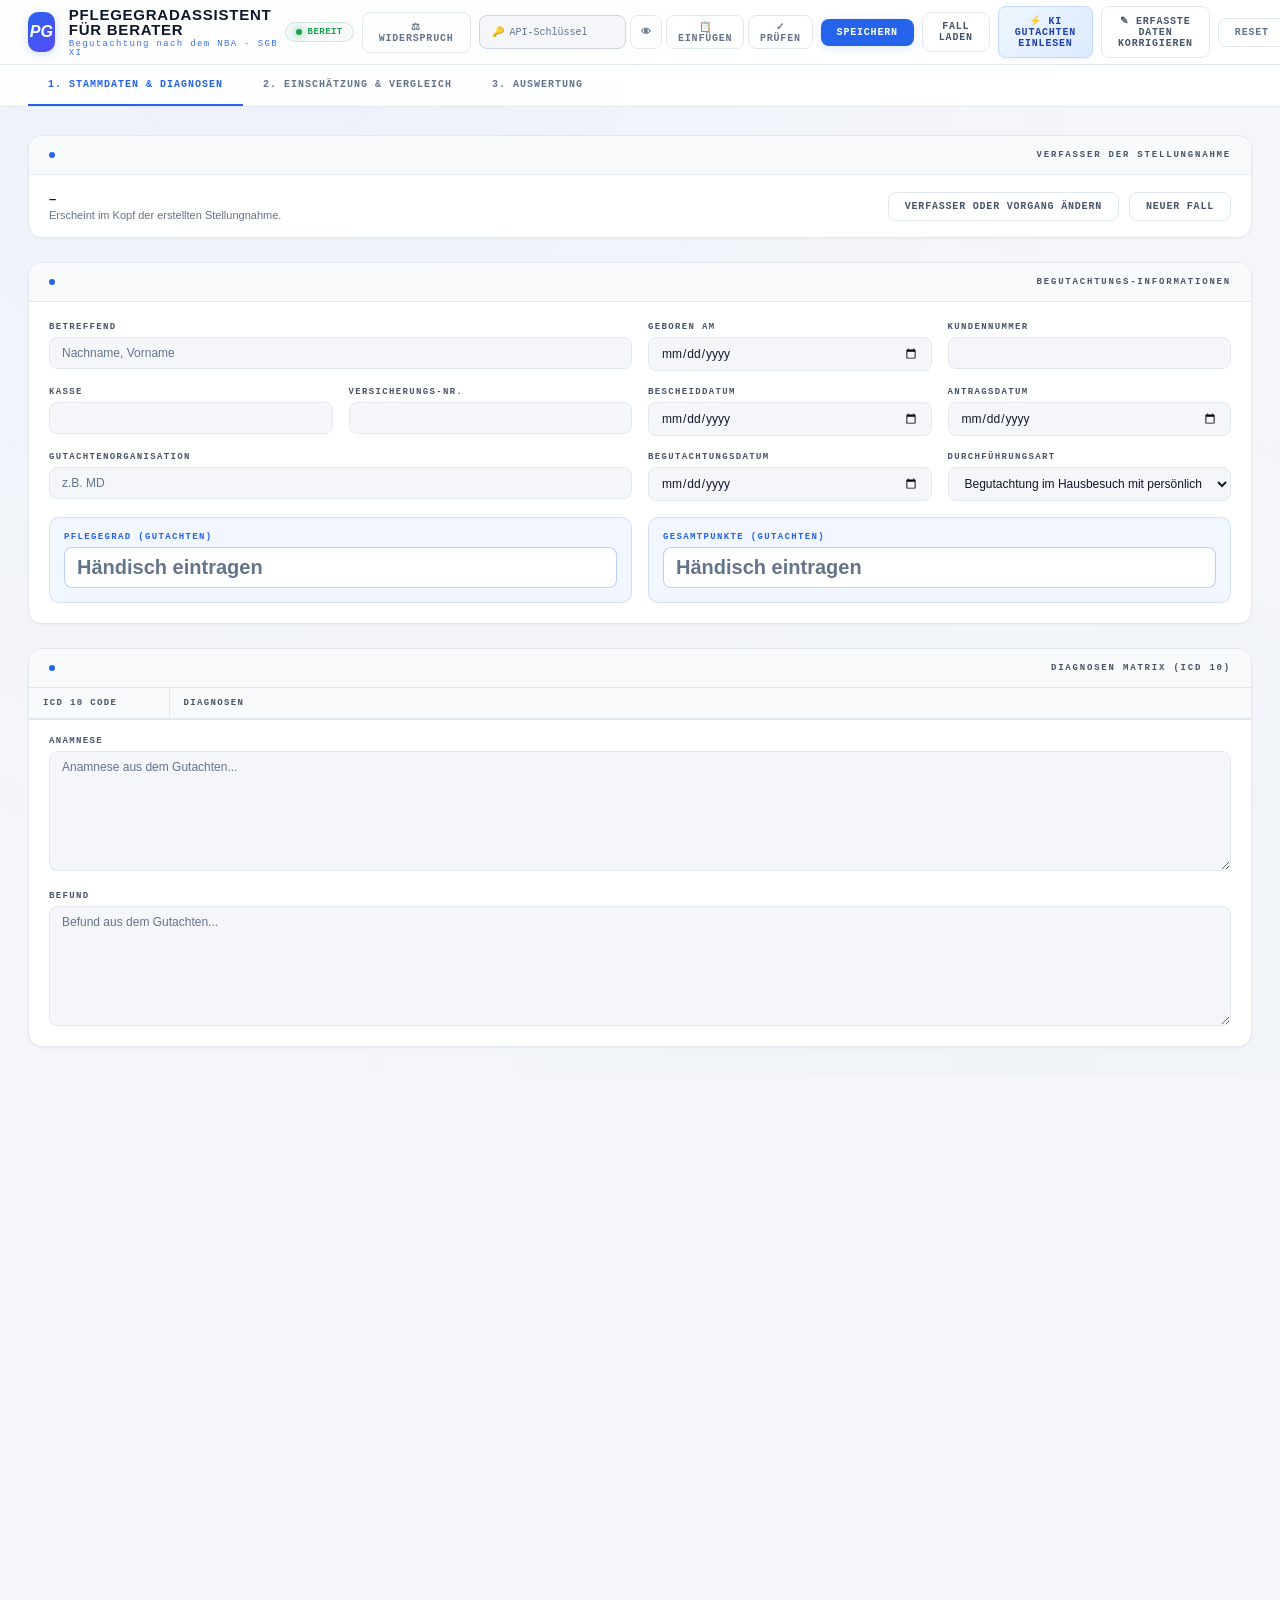
<file: index.html>
<!DOCTYPE html>
<html lang="de">
<head>
  <meta charset="utf-8">
  <meta http-equiv="refresh" content="0; url=./pflege-app/">
  <title>Pflegegradassistent für Berater</title>
  <link rel="canonical" href="./pflege-app/">
</head>
<body style="font-family:system-ui,Arial,sans-serif;padding:2rem;color:#1e293b">
  <p>Die Anwendung wird geladen …
     <a href="./pflege-app/">Hier klicken</a>, falls sie nicht automatisch öffnet.</p>
</body>
</html>
</file>
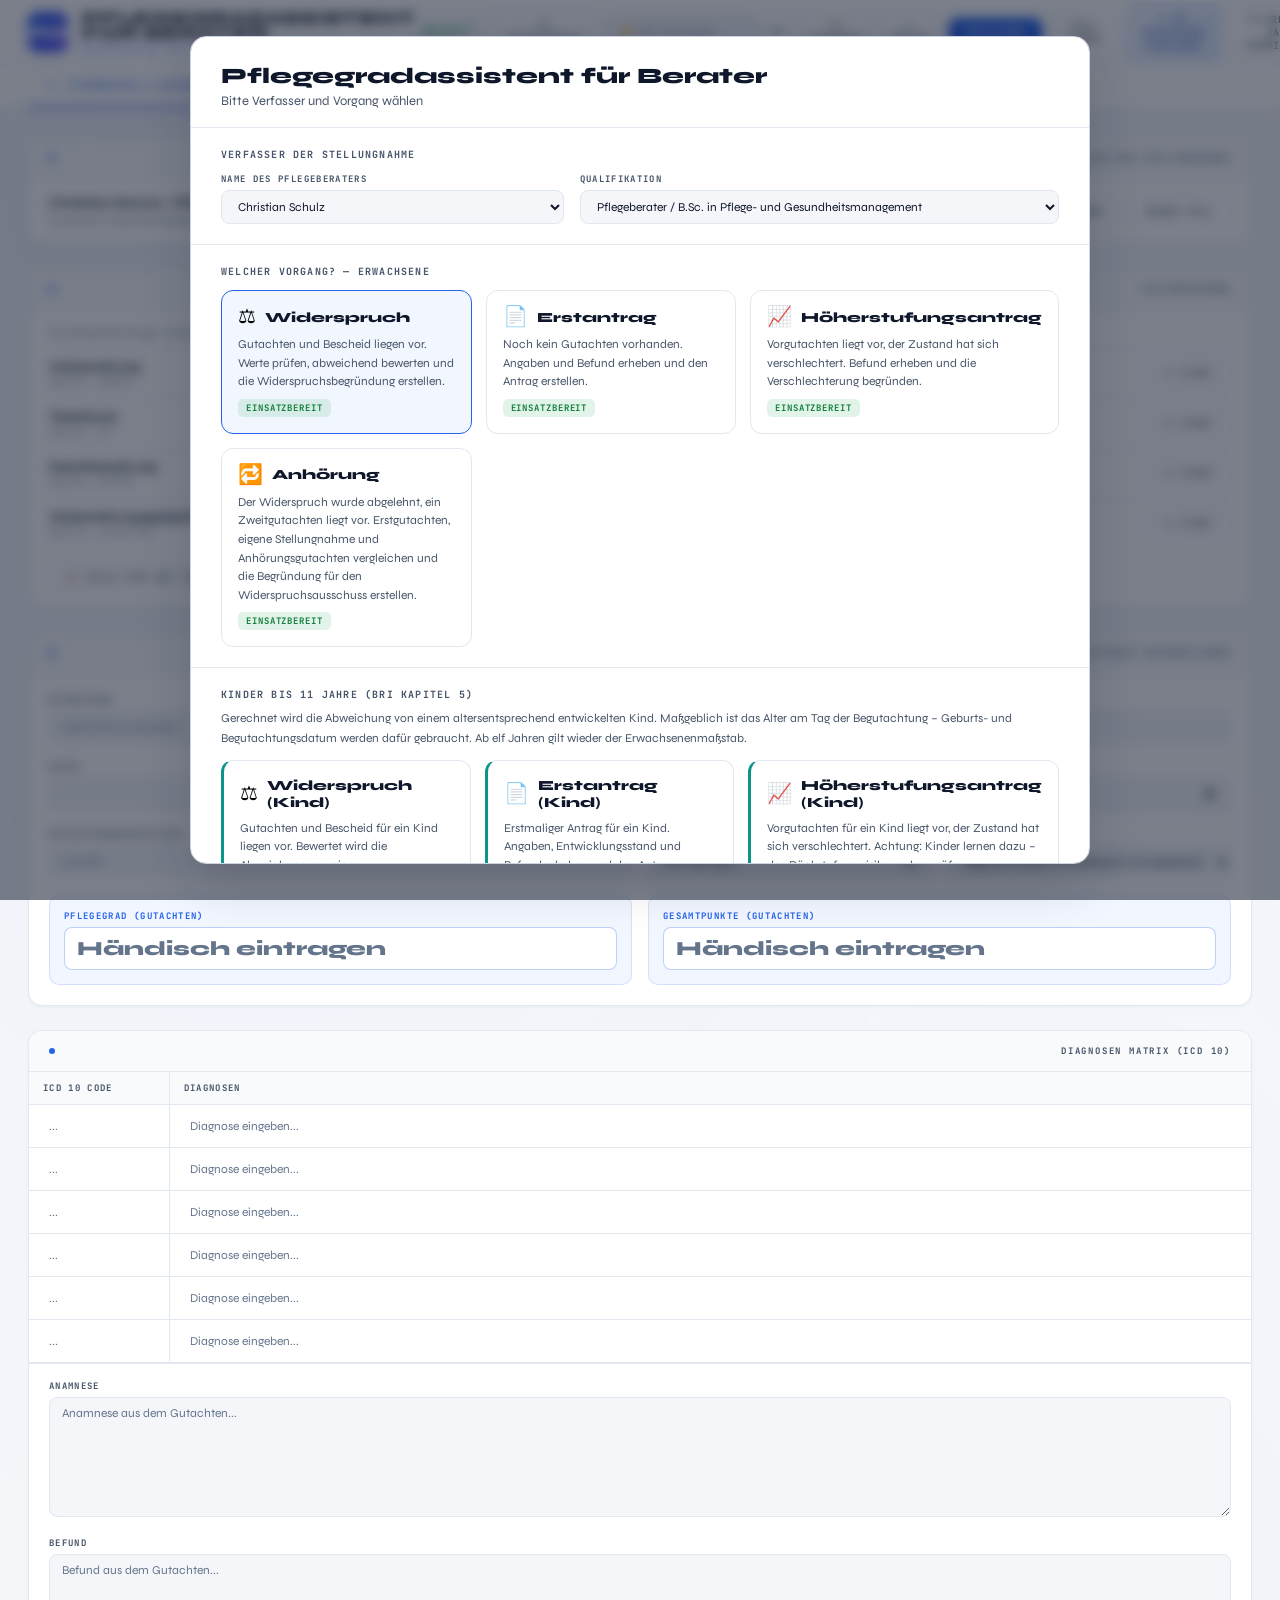
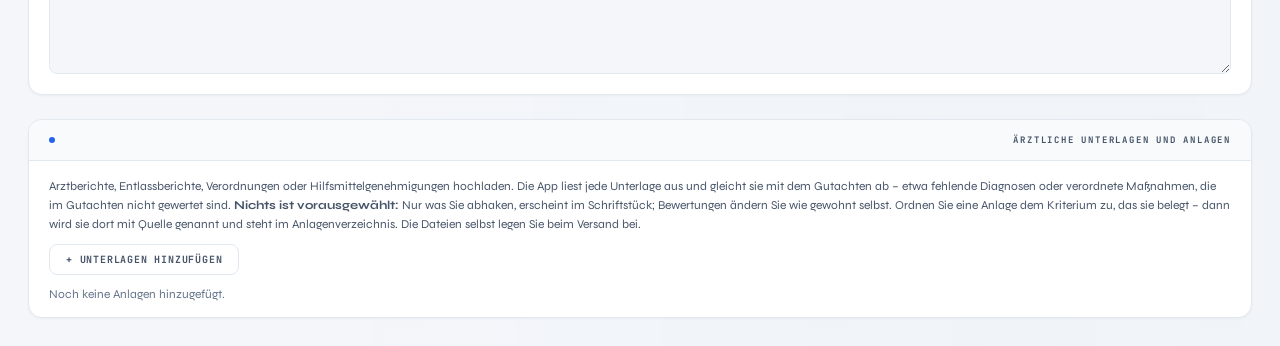
<file: pflege-app/index.html>
<!DOCTYPE html>
<html lang="de">
<head>
    <meta charset="UTF-8">
    <meta name="viewport" content="width=device-width, initial-scale=1.0">
    <title>Pflegegradassistent für Berater v67.02</title>
    <link rel="preconnect" href="https://fonts.googleapis.com">
    <link href="https://fonts.googleapis.com/css2?family=Syne:wght@400;600;700;800&family=JetBrains+Mono:wght@300;400;500;700&display=swap" rel="stylesheet">
    <link rel="stylesheet" href="styles.css">
</head>
<body>

<header>
    <div class="header-inner">
        <div class="logo-block">
            <div class="logo-icon">PG</div>
            <div class="logo-text">
                <div class="logo-title">Pflegegradassistent für Berater</div>
                <div class="logo-sub">Begutachtung nach dem NBA · SGB XI</div>
            </div>
        </div>
        <div class="header-actions">
            <div class="status-badge ready" id="system-status-badge">
                <div class="dot"></div>
                <span id="system-status-text">Bereit</span>
            </div>

            <button class="btn btn-ghost" id="modus-anzeige" title="Verfasser oder Vorgang wechseln"
                    onclick="zeigeStart(true)">⚖ Widerspruch</button>

            <!-- API-Schlüssel Input für die lokale PC-Ausführung -->
            <div style="display:flex; align-items:center; gap:4px;">
                <input type="password" id="user-api-key" class="field-input" style="width: 150px; font-family: var(--font-mono); font-size: 10px; height: 34px; border-color: var(--border-bright);" placeholder="🔑 API-Schlüssel" oninput="userApiKey = this.value; saveApiKey()" onpaste="setTimeout(function(){ var e=document.getElementById('user-api-key'); userApiKey=e.value; saveApiKey(); }, 0)">
                <button type="button" class="btn btn-ghost" id="api-key-toggle" title="Schlüssel anzeigen/verbergen" style="height:34px; padding:8px 10px;" onclick="toggleApiKeyVisible()">👁</button>
                <button type="button" class="btn btn-ghost" title="Aus Zwischenablage einfügen" style="height:34px; padding:8px 10px;" onclick="pasteApiKey()">📋 Einfügen</button>
                <button type="button" class="btn btn-ghost" id="api-key-pruefen" title="Prüfen, ob der Schlüssel funktioniert – und wenn nicht, warum" style="height:34px; padding:8px 10px;" onclick="pruefeApiSchluessel()">✓ Prüfen</button>
            </div>

            <button class="btn btn-primary" onclick="saveCase()">Speichern</button>
            <button class="btn btn-secondary" onclick="document.getElementById('importFile').click()">Fall laden</button>
            <input type="file" id="importFile" accept=".json" onchange="loadCase(event)" style="display:none">

            <button class="btn btn-ai" onclick="document.getElementById('gutachtenFile').click()">⚡ KI Gutachten einlesen</button>
            <input type="file" id="gutachtenFile" accept=".pdf,image/*" onchange="aiReadGutachten(event)" style="display:none">

            <button class="btn btn-secondary" title="Öffnet die Prüfansicht erneut: links die Unterlagen, rechts die übernommenen Werte" onclick="oeffneKorrektur()">✎ Erfasste Daten korrigieren</button>

            <button class="btn btn-ghost" onclick="showConfirmModal()">Reset</button>
            <button class="btn btn-ghost" title="Prüft die Rechen- und Dokumentfunktionen; verändert Ihren Fall nicht" onclick="selbsttest()">🧪 Selbsttest</button>
        </div>
    </div>
    <nav class="tabs">
        <button onclick="switchTab(1)" id="btn-tab-1" class="tab-btn active">1. Stammdaten &amp; Diagnosen</button>
        <button onclick="switchTab('befund')" id="btn-tab-befund" class="tab-btn" style="display:none">2. Befunderhebung</button>
        <button onclick="switchTab('vergleich')" id="btn-tab-vergleich" class="tab-btn" style="display:none">2. Vergleich</button>
        <button onclick="switchTab(3)" id="btn-tab-3" class="tab-btn">2. Einschätzung &amp; Vergleich</button>
        <button onclick="switchTab(4)" id="btn-tab-4" class="tab-btn">3. Auswertung</button>
    </nav>
</header>

<main>

    <section id="tab-1" class="tab-content active space-y-6">
        <div class="card">
            <div class="card-header"><div class="dot"></div>Verfasser der Stellungnahme</div>
            <div style="padding:16px 20px;display:flex;align-items:center;justify-content:space-between;gap:16px;flex-wrap:wrap">
                <div>
                    <div id="verfasser-anzeige" style="font-size:13px;font-weight:700;color:var(--text-primary)">–</div>
                    <div style="font-size:11px;color:var(--text-muted);margin-top:3px">
                        Erscheint im Kopf der erstellten Stellungnahme.
                    </div>
                </div>
                <div style="display:flex;gap:10px;flex-wrap:wrap">
                    <button class="btn btn-secondary" onclick="zeigeStart(true)">Verfasser oder Vorgang ändern</button>
                    <button class="btn btn-secondary" onclick="neuerFallBestaetigen()" title="Alle Angaben zurücksetzen und einen neuen Fall beginnen">Neuer Fall</button>
                </div>
            </div>
        </div>

        <!-- Zeiterfassung je Fall (js/zeit.js, Regel 74). Reine Erfassung, kein Einfluss auf die Rechnung. -->
        <div id="zeit-bereich"></div>

        <!-- Nur im Erstantrag: der ausgefüllte Auftragsbogen (Blatt S1 und A1) liefert die
             Kundendaten, die sonst von Hand abgetippt werden. Siehe js/auftrag.js. -->
        <div class="card" id="auftrag-bereich" style="display:none; border:1px solid rgba(13,148,136,0.25)">
            <div class="card-header"><div class="dot" style="background:var(--accent2)"></div>Upload A1 und S1</div>
            <div style="padding:16px 20px">
                <p style="font-size:12px;color:var(--text-secondary);line-height:1.6;margin-bottom:12px">
                    Der unterschriebene Auftragsbogen enthält die Kundendaten: Name, Geburtsdatum,
                    Anschrift, Telefon, E-Mail, Kasse, Versicherungs-Nr. und Kunden-Nr. Laden Sie das
                    Blatt hier hoch – die App liest die Angaben aus und zeigt sie zum Prüfen an.
                    <b>Eingetragen wird nichts ungefragt</b>: Sie entscheiden Feld für Feld.
                </p>
                <button class="btn btn-primary" onclick="auftragWaehlen()">📄 Upload A1 und S1</button>
                <input type="file" id="auftragFile" accept=".pdf,application/pdf" style="display:none"
                       onchange="leseAuftrag(event)">
            </div>
        </div>

        <div class="card">
            <div class="card-header"><div class="dot"></div>Begutachtungs-Informationen</div>
            <div style="padding:20px">
                <div class="grid-4" style="gap:16px">
                    <div class="col-span-2">
                        <label class="field-label">Betreffend</label>
                        <input type="text" id="stam-betreffend" class="field-input" placeholder="Nachname, Vorname">
                    </div>
                    <div>
                        <label class="field-label">Geboren am</label>
                        <input type="date" id="stam-geboren" class="field-input" onchange="kinderAnsichtAktualisieren()">
                    </div>
                    <div>
                        <label class="field-label">Kundennummer</label>
                        <input type="text" id="stam-kundennummer" class="field-input">
                    </div>
                    <div>
                        <label class="field-label">Kasse</label>
                        <input type="text" id="stam-kasse" class="field-input">
                    </div>
                    <div>
                        <label class="field-label">Versicherungs-Nr.</label>
                        <input type="text" id="stam-versnr" class="field-input">
                    </div>
                    <!-- Kontaktdaten aus dem Auftragsbogen (nur Erstantrag und Höherstufung) -->
                    <div class="col-span-2 kontakt-feld" style="display:none">
                        <label class="field-label">Anschrift</label>
                        <input type="text" id="stam-anschrift" class="field-input" placeholder="Straße Nr., PLZ Ort">
                    </div>
                    <div class="kontakt-feld" style="display:none">
                        <label class="field-label">Telefon</label>
                        <input type="text" id="stam-telefon" class="field-input">
                    </div>
                    <div class="kontakt-feld" style="display:none">
                        <label class="field-label">E-Mail</label>
                        <input type="text" id="stam-email" class="field-input">
                    </div>
                    <div>
                        <label class="field-label">Bescheiddatum</label>
                        <input type="date" id="stam-bescheid" class="field-input">
                    </div>
                    <div>
                        <label class="field-label">Antragsdatum</label>
                        <input type="date" id="stam-antrag" class="field-input">
                    </div>
                    <div class="col-span-2">
                        <label class="field-label">Gutachtenorganisation</label>
                        <input type="text" id="stam-organisation" class="field-input" placeholder="z.B. MD">
                    </div>
                    <div>
                        <label class="field-label">Begutachtungsdatum</label>
                        <input type="date" id="stam-begutachtung" class="field-input" onchange="kinderAnsichtAktualisieren()">
                    </div>
                    <div>
                        <label class="field-label">Durchführungsart</label>
                        <select id="stam-art" class="field-input">
                            <option>Begutachtung im Hausbesuch mit persönlicher Befunderhebung</option>
                            <option>Begutachtung per Aktenlage</option>
                            <option>Begutachtung in Form eines strukturierten Telefoninterviews</option>
                        </select>
                    </div>
                    <div class="col-span-2 highlight-field">
                        <label class="field-label">Pflegegrad (Gutachten)</label>
                        <input type="text" id="stam-pg-manual" class="field-input" placeholder="Händisch eintragen">
                    </div>
                    <div class="col-span-2 highlight-field">
                        <label class="field-label">Gesamtpunkte (Gutachten)</label>
                        <input type="text" id="stam-pts-manual" class="field-input" placeholder="Händisch eintragen">
                    </div>
                    <!-- Altersklasse nach der BRi, Kapitel 5. Reine Anzeige: Maßgeblich ist
                         das Alter am Tag der Begutachtung, nicht heute (BRi Seite 146). -->
                    <div class="col-span-4" id="alter-hinweis" style="display:none"></div>
                </div>
            </div>
        </div>

        <div class="card">
            <div class="card-header"><div class="dot"></div>Diagnosen Matrix (ICD 10)</div>
            <div style="overflow-x:auto">
                <table class="diag-table">
                    <thead>
                        <tr><th style="width:140px;border-right:1px solid var(--border)">ICD 10 Code</th><th>Diagnosen</th></tr>
                    </thead>
                    <tbody id="diag-rows-container"></tbody>
                </table>
            </div>
            <div style="padding:16px 20px;border-top:1px solid var(--border)">
                <label class="field-label">Anamnese</label>
                <textarea id="stam-anamnese" class="field-input" placeholder="Anamnese aus dem Gutachten..." oninput="autoResize(this)" style="min-height:120px"></textarea>
            </div>
            <div style="padding:0 20px 16px 20px">
                <label class="field-label">Befund</label>
                <textarea id="stam-befund" class="field-input" placeholder="Befund aus dem Gutachten..." oninput="autoResize(this)" style="min-height:120px"></textarea>
            </div>
        </div>

        <!-- Nur bei Erstantrag und Höherstufungsantrag: Pflegepersonen, Aufenthalte, Versorgung -->
        <div id="erfassung-bereich" class="space-y-6" style="display:none"></div>
        <div id="anhoerung-bereich" class="space-y-6" style="display:none"></div>
        <!-- Ärztliche Unterlagen als Beleg: Widerspruch und Anhörung (js/belege.js) -->
        <div id="belege-bereich" class="space-y-6" style="display:none"></div>
    </section>


    <section id="tab-befund" class="tab-content space-y-6"></section>
    <section id="tab-vergleich" class="tab-content space-y-6"></section>

    <section id="tab-3" class="tab-content"></section>

    <section id="tab-4" class="tab-content">
        <div id="auswertung-content">
            <div class="card" style="padding:60px;text-align:center;opacity:0.4;border-style:dashed">
                <p style="font-size:22px;font-weight:800;text-transform:uppercase;font-style:italic;color:var(--text-muted)">Vergleichsbericht</p>
                <p style="font-size:13px;color:var(--text-muted);margin-top:8px">Wird automatisch nach Dateneingabe in Tab 2 &amp; 3 generiert.</p>
            </div>
        </div>
    </section>

</main>

<div id="confirm-modal" class="modal-overlay">
    <div class="modal-box">
        <div class="modal-box-body">
            <div class="modal-title">Zurücksetzen bestätigen</div>
            <p class="modal-desc">Möchten Sie wirklich alle eingetragenen Daten löschen und die Anwendung in den Auslieferungszustand zurückversetzen? Dieser Schritt kann nicht rückgängig gemacht werden.</p>
        </div>
        <div class="modal-box-footer">
            <button class="btn btn-secondary" onclick="closeConfirmModal()">Abbrechen</button>
            <button class="btn btn-primary" style="background:var(--red); box-shadow:0 2px 8px rgba(220,38,38,0.25)" onclick="window.location.reload()">Daten zurücksetzen</button>
        </div>
    </div>
</div>

<div id="ai-overlay">
    <div class="ai-spinner"></div>
    <div class="ai-overlay-title">KI liest Gutachten aus...</div>
    <div class="ai-overlay-sub" id="ai-overlay-step">Datei wird vorbereitet</div>
    <div class="ai-progress-bar"><div class="ai-progress-fill" id="ai-progress-fill"></div></div>
    <div class="ai-overlay-sub" id="ai-overlay-ki" style="margin-top:10px"></div>
    <button type="button" class="btn btn-secondary" id="ai-abbrechen" style="margin-top:14px"
            onclick="kiAbbrechen()">Abbrechen</button>
</div>

<div id="review-overlay" class="review-overlay">
    <div class="review-box">
        <div class="review-header">
            <div class="rh-title" id="review-titel">Gutachten prüfen &amp; übernehmen</div>
            <div style="display:flex; gap:10px;">
                <button class="btn btn-secondary" id="review-abbrechen" onclick="closeReview()">Verwerfen</button>
                <button class="btn btn-primary" id="review-uebernehmen" onclick="applyReviewedImport()">✓ Werte übernehmen</button>
            </div>
        </div>
        <div id="review-hinweis" class="review-hinweis" style="display:none"></div>
        <div class="review-body">
            <div id="review-pdf" class="review-pdf"></div>
            <div id="review-form" class="review-form"></div>
        </div>
    </div>
</div>

<div id="start-overlay" class="start-overlay">
    <div class="start-box">
        <div class="start-kopf">
            <div class="start-titel">Pflegegradassistent für Berater</div>
            <div class="start-sub">Bitte Verfasser und Vorgang wählen</div>
        </div>

        <div class="start-abschnitt">
            <div class="start-abschnitt-titel">Verfasser der Stellungnahme</div>
            <div class="start-verfasser">
                <div>
                    <label class="field-label">Name des Pflegeberaters</label>
                    <select id="verf-name-sel" class="field-input" onchange="onVerfasserChange()">
                        <option>Christian Schulz</option>
                        <option value="__frei">anderer Name</option>
                    </select>
                    <input type="text" id="verf-name-frei" class="field-input" style="display:none;margin-top:8px"
                           placeholder="Namen eingeben" oninput="saveVerfasser()">
                </div>
                <div>
                    <label class="field-label">Qualifikation</label>
                    <select id="verf-qual-sel" class="field-input" onchange="onVerfasserChange()">
                        <option>Pflegeberater / B.Sc. in Pflege- und Gesundheitsmanagement</option>
                        <option value="__frei">Qualifikation</option>
                    </select>
                    <textarea id="verf-qual-frei" class="field-input" style="display:none;margin-top:8px;min-height:52px"
                              placeholder="Qualifikation eingeben (eine Zeile je Angabe)" oninput="saveVerfasser()"></textarea>
                </div>
            </div>
        </div>

        <div class="start-abschnitt">
            <div class="start-abschnitt-titel">Welcher Vorgang? — Erwachsene</div>
            <div class="start-modi" id="start-modi"></div>
        </div>

        <!-- Dieselben vier Vorgänge für Kinder. Die Kachel legt nicht fest, wie
             gerechnet wird – maßgeblich ist das Alter am Begutachtungstag (BRi S. 146).
             Sie fordert die beiden Daten ein und benennt Abweichungen (js/modus.js). -->
        <div class="start-abschnitt">
            <div class="start-abschnitt-titel">Kinder bis 11 Jahre (BRi Kapitel 5)</div>
            <p class="start-abschnitt-hinweis">
                Gerechnet wird die Abweichung von einem altersentsprechend entwickelten Kind.
                Maßgeblich ist das Alter am Tag der Begutachtung – Geburts- und
                Begutachtungsdatum werden dafür gebraucht. Ab elf Jahren gilt wieder der
                Erwachsenenmaßstab.
            </p>
            <div class="start-modi" id="start-modi-kinder"></div>
        </div>

        <div class="start-fuss" id="start-fuss">
            <button class="btn btn-secondary" onclick="schliesseStart()">Abbrechen</button>
        </div>
    </div>
</div>

<div id="vorschlag-overlay" class="review-overlay">
    <div class="review-box">
        <div class="review-header">
            <div class="rh-title">Vorgeschlagene Widerspruchspunkte</div>
            <div style="display:flex; gap:10px;">
                <button class="btn btn-secondary" onclick="closeVorschlaege()">Schließen</button>
                <button class="btn btn-primary" onclick="uebernehmeVorschlaege()">✓ Ausgewählte übernehmen</button>
            </div>
        </div>
        <div id="vorschlag-body" class="review-form" style="padding:18px 22px"></div>
    </div>
</div>

<!-- BRi-Referenztexte (MD Bund, 21.08.2024) – Zitatgrundlage für die Begründungen -->
<script src="bri_texte.js"></script>
<!-- Praxishinweise je Kriterium (Hilfsmittel-Regeln, Fallstricke, Abstufungen) -->
<script src="laien_hinweise.js"></script>
<!-- Handreichung des Verfassers im Wortlaut – erscheint über die Schaltfläche (i) -->
<script src="laien_texte.js"></script>
<!-- PDF.js (lokal) – zeichnet die hochgeladene PDF zuverlässig in der Prüfansicht -->
<script src="pdf.min.js"></script>
<script>
if (typeof pdfjsLib !== 'undefined') { try { pdfjsLib.GlobalWorkerOptions.workerSrc = 'pdf.worker.min.js'; } catch (e) {} }
</script>

<!-- Programmcode, aufgeteilt nach Zustaendigkeit. Reihenfolge ist bindend. -->
<script src="js/basis.js"></script>
<script src="js/alter.js"></script>
<script src="js/kinder_bri.js"></script>
<script src="js/kinder.js"></script>
<script src="js/nummerierung.js"></script>
<script src="js/ki.js"></script>
<script src="js/auslese.js"></script>
<script src="js/vorlage.js"></script>
<script src="js/laenge.js"></script>
<script src="js/kurzfassung.js"></script>
<script src="js/vorschlaege.js"></script>
<script src="js/prognose.js"></script>
<script src="js/verfahren.js"></script>
<script src="js/chronik.js"></script>
<script src="js/stillernen.js"></script>
<script src="js/dokument.js"></script>
<script src="js/oberflaeche.js"></script>
<script src="js/bewertung.js"></script>
<script src="js/berechnung.js"></script>
<script src="js/korrektur.js"></script>
<script src="befund_katalog.js"></script>
<script src="js/befund.js"></script>
<script src="js/erfassung.js"></script>
<script src="js/vorbefund.js"></script>
<script src="js/hoeherstufung.js"></script>
<script src="js/anhoerung.js"></script>
<script src="js/grundlage.js"></script>
<script src="js/vergleich.js"></script>
<script src="js/anlagen.js"></script>
<script src="js/belege.js"></script>
<script src="pdf-lib.min.js"></script>
<script src="js/anhang.js"></script>
<script src="js/namenspruefung.js"></script>
<script src="js/arztberichte.js"></script>
<script src="js/unterlagen.js"></script>
<script src="js/nachimport.js"></script>
<script src="js/zeit.js"></script>
<script src="js/auftrag.js"></script>
<script src="js/modus.js"></script>
<script src="js/auswertung.js"></script>
<script src="js/goldmaster.js"></script>
<script src="js/selbsttest.js"></script>
</body>
</html>
</file>
<file: pflege-app/styles.css>
/* Oberflaechen-Stile des Pflegegradassistenten für Berater.
   Aus index.html herausgeloest, Inhalt unveraendert. */
        :root {
            --bg-base: #f4f6fa;
            --bg-card: #ffffff;
            --bg-card2: #f8fafc;
            --bg-hover: #f1f5f9;
            --border: #e2e8f0;
            --border-bright: #cbd5e1;
            --accent: #2563eb;
            --accent-dim: rgba(37,99,235,0.06);
            --accent-glow: rgba(37,99,235,0.08);
            --accent2: #0d9488;
            --accent2-dim: rgba(13,148,136,0.06);
            --red: #dc2626;
            --red-dim: rgba(220,38,38,0.06);
            --yellow: #b45309;
            --yellow-dim: rgba(180,83,9,0.06);
            --green: #16a34a;
            --green-dim: rgba(22,163,74,0.06);
            --text-primary: #0f172a;
            --text-secondary: #475569;
            --text-muted: #64748b;
            --font-display: 'Syne', sans-serif;
            --font-mono: 'JetBrains Mono', monospace;
        }

        * { box-sizing: border-box; margin: 0; padding: 0; }

        body {
            font-family: var(--font-display);
            background: var(--bg-base);
            color: var(--text-primary);
            min-height: 100vh;
            background-image: radial-gradient(ellipse at 20% 0%, rgba(37,99,235,0.03) 0%, transparent 60%),
                              radial-gradient(ellipse at 80% 100%, rgba(13,148,136,0.02) 0%, transparent 50%);
        }

        /* HEADER */
        header {
            position: sticky; top: 0; z-index: 100;
            background: rgba(255,255,255,0.92);
            backdrop-filter: blur(20px);
            border-bottom: 1px solid var(--border);
        }
        .header-inner {
            max-width: 1700px; margin: 0 auto; padding: 0 28px;
            height: 64px; display: flex; align-items: center; justify-content: space-between;
        }
        .logo-block { display: flex; align-items: center; gap: 14px; }
        .logo-icon {
            width: 40px; height: 40px; border-radius: 10px;
            background: linear-gradient(135deg, var(--accent), #5b4bf8);
            display: flex; align-items: center; justify-content: center;
            font-size: 16px; font-weight: 800; color: white; font-style: italic;
            box-shadow: 0 2px 10px rgba(37,99,235,0.2);
        }
        .logo-text { line-height: 1; }
        .logo-title { font-size: 15px; font-weight: 800; letter-spacing: 0.05em; text-transform: uppercase; color: var(--text-primary); }
        .logo-sub { font-size: 9px; font-family: var(--font-mono); color: var(--accent); letter-spacing: 0.15em; margin-top: 3px; opacity: 0.9; }
        .header-actions { display: flex; gap: 8px; align-items: center; }

        /* STATUS BADGE */
        .status-badge {
            font-family: var(--font-mono); font-size: 9px; font-weight: 700;
            padding: 4px 10px; border-radius: 100px; text-transform: uppercase;
            letter-spacing: 0.05em; display: flex; align-items: center; gap: 6px;
            background: var(--bg-card2); border: 1px solid var(--border); color: var(--text-secondary);
        }
        .status-badge .dot { width: 6px; height: 6px; border-radius: 50%; background: var(--text-secondary); }
        .status-badge.ready .dot { background: var(--green); box-shadow: 0 0 8px var(--green); }
        .status-badge.ready { color: var(--green); border-color: rgba(22,163,74,0.2); }
        .status-badge.processing .dot { background: var(--yellow); box-shadow: 0 0 8px var(--yellow); animation: pulse 1s infinite alternate; }
        .status-badge.processing { color: var(--yellow); border-color: rgba(180,83,9,0.2); }

        @keyframes pulse { to { opacity: 0.4; } }

        .btn {
            font-family: var(--font-mono); font-size: 10px; font-weight: 700; letter-spacing: 0.08em;
            text-transform: uppercase; padding: 8px 16px; border-radius: 8px; border: none; cursor: pointer;
            transition: all 0.2s; display: inline-flex; align-items: center; gap: 6px;
        }
        .btn-primary { background: var(--accent); color: white; box-shadow: 0 2px 10px rgba(37,99,235,0.15); }
        .btn-primary:hover { background: #1d4ed8; box-shadow: 0 4px 14px rgba(37,99,235,0.25); transform: translateY(-1px); }
        .btn-secondary { background: var(--bg-card); color: var(--text-secondary); border: 1px solid var(--border); }
        .btn-secondary:hover { border-color: var(--border-bright); color: var(--text-primary); background: var(--bg-hover); }
        .btn-ghost { background: transparent; color: var(--text-muted); border: 1px solid var(--border); }
        .btn-ghost:hover { color: var(--text-secondary); border-color: var(--border-bright); background: var(--bg-card2); }
        .btn-ai {
            background: linear-gradient(135deg, #eff6ff, #dbeafe);
            color: #1e40af; border: 1px solid #bfdbfe;
            box-shadow: 0 1px 3px rgba(37,126,248,0.1);
        }
        .btn-ai:hover { background: linear-gradient(135deg, #dbeafe, #bfdbfe); box-shadow: 0 2px 6px rgba(37,126,248,0.2); transform: translateY(-1px); }
        .btn-ai:disabled { opacity: 0.5; cursor: not-allowed; transform: none; }
        .btn-yellow {
            background: linear-gradient(135deg, #fef3c7, #fde68a);
            color: #92400e; border: 1px solid #fcd34d;
            box-shadow: 0 1px 3px rgba(217,119,6,0.1);
        }
        .btn-yellow:hover {
            background: linear-gradient(135deg, #fde68a, #fcd34d);
            box-shadow: 0 2px 6px rgba(217,119,6,0.2); transform: translateY(-1px);
        }

        /* AI OVERLAY */
        #ai-overlay {
            display: none; position: fixed; inset: 0; z-index: 9000;
            background: rgba(255,255,255,0.9); backdrop-filter: blur(12px);
            align-items: center; justify-content: center; flex-direction: column; gap: 20px;
        }
        #ai-overlay.active { display: flex; }
        .ai-spinner {
            width: 56px; height: 56px; border-radius: 50%;
            border: 3px solid var(--border);
            border-top-color: var(--accent);
            animation: spin 0.9s linear infinite;
        }
        @keyframes spin { to { transform: rotate(360deg); } }
        .ai-overlay-title {
            font-family: var(--font-mono); font-size: 13px; font-weight: 700;
            color: var(--accent); text-transform: uppercase; letter-spacing: 0.12em;
        }
        .ai-overlay-sub {
            font-family: var(--font-mono); font-size: 10px; color: var(--text-secondary);
            text-transform: uppercase; letter-spacing: 0.1em; margin-top: -10px;
        }
        .ai-progress-bar {
            width: 300px; height: 4px; background: var(--border);
            border-radius: 3px; overflow: hidden;
        }
        .ai-progress-fill {
            height: 100%; background: var(--accent);
            border-radius: 3px; width: 0%;
            transition: width 0.4s ease;
            box-shadow: 0 1px 4px rgba(37,99,235,0.4);
        }

        /* TABS */
        nav.tabs {
            max-width: 1700px; margin: 0 auto; padding: 0 28px;
            border-top: 1px solid var(--border);
            display: flex; gap: 0; overflow-x: auto;
        }
        .tab-btn {
            font-family: var(--font-mono); font-size: 10px; font-weight: 700; letter-spacing: 0.1em;
            text-transform: uppercase; padding: 14px 20px; color: var(--text-muted);
            border-bottom: 2px solid transparent; cursor: pointer; white-space: nowrap;
            transition: all 0.2s; background: none; border-top: none; border-left: none; border-right: none;
        }
        .tab-btn:hover { color: var(--text-secondary); }
        .tab-btn.active { color: var(--accent); border-bottom-color: var(--accent); }

        /* LAYOUT */
        main { max-width: 1700px; margin: 0 auto; padding: 28px; }
        .tab-content { display: none; }
        .tab-content.active { display: block; }

        /* CARDS */
        .card {
            background: var(--bg-card);
            border: 1px solid var(--border);
            border-radius: 14px;
            overflow: hidden;
            box-shadow: 0 1px 3px rgba(15,23,42,0.04);
        }
        .card-header {
            padding: 14px 20px;
            border-bottom: 1px solid var(--border);
            background: var(--bg-card2);
            font-family: var(--font-mono); font-size: 9px; font-weight: 700;
            letter-spacing: 0.2em; text-transform: uppercase; color: var(--text-secondary);
            display: flex; align-items: center; justify-content: space-between; gap: 8px;
        }
        .card-header .header-title-left { display: flex; align-items: center; gap: 8px; }
        .card-header .dot {
            width: 6px; height: 6px; border-radius: 50%; background: var(--accent); flex-shrink: 0;
        }

        /* INPUTS */
        .field-label {
            font-family: var(--font-mono); font-size: 9px; font-weight: 700; letter-spacing: 0.15em;
            text-transform: uppercase; color: var(--text-secondary); display: block; margin-bottom: 5px;
        }
        .field-input {
            width: 100%; background: var(--bg-base); border: 1px solid var(--border);
            border-radius: 8px; padding: 8px 12px; font-family: var(--font-display);
            font-size: 12px; color: var(--text-primary); outline: none;
            transition: border-color 0.2s, box-shadow 0.2s;
        }
        .field-input:focus { border-color: var(--accent); box-shadow: 0 0 0 3px var(--accent-glow); }
        .field-input::placeholder { color: var(--text-muted); }
        .field-input option { background: var(--bg-card); }
        textarea.field-input { resize: vertical; overflow-y: auto; min-height: 120px; }

        .highlight-field {
            background: var(--accent-dim); border: 1px solid rgba(37,99,235,0.15);
            border-radius: 10px; padding: 14px;
        }
        .highlight-field .field-label { color: var(--accent); }
        .highlight-field .field-input {
            background: var(--bg-card); border-color: rgba(37,99,235,0.3);
            font-size: 20px; font-weight: 800; color: var(--accent);
        }

        /* NBA TABLE */
        .grid-2col { display: grid; grid-template-columns: 1fr 380px; gap: 24px; }

        table.nba-table { width: 100%; border-collapse: collapse; }
        table.nba-table thead tr {
            background: var(--bg-card2);
        }
        table.nba-table thead th {
            font-family: var(--font-mono); font-size: 9px; font-weight: 700;
            letter-spacing: 0.15em; text-transform: uppercase; color: var(--text-secondary);
            padding: 12px 14px; text-align: left; border-bottom: 1px solid var(--border);
        }
        table.nba-table thead th.center { text-align: center; }
        .module-header-row td {
            background: var(--bg-card2); padding: 10px 14px;
            font-family: var(--font-mono); font-size: 9px; font-weight: 700;
            letter-spacing: 0.15em; text-transform: uppercase; color: var(--text-secondary);
            border-top: 1px solid var(--border); border-bottom: 1px solid var(--border);
        }
        .nba-row { border-bottom: 1px solid var(--border); transition: background 0.15s; cursor: default; }
        .nba-row:hover { background: var(--bg-hover); }
        .nba-row td { padding: 10px 14px; font-size: 12px; vertical-align: middle; }
        .nba-row td.nr { font-family: var(--font-mono); font-size: 10px; color: var(--text-muted); width: 60px; text-align: center; border-right: 1px solid var(--border); }
        .nba-row td.title { color: var(--text-primary); font-weight: 600; }
        .nba-row td.slider-cell { width: 260px; }
        .nba-row td.pts { width: 52px; text-align: center; font-family: var(--font-mono); font-weight: 700; color: var(--accent); border-left: 1px solid var(--border); }
        .nba-row td.info-cell { width: 46px; text-align: center; border-left: 1px solid var(--border); }
        .info-btn {
            width: 26px; height: 26px; border-radius: 50%; background: var(--bg-card2);
            border: 1px solid var(--border); color: var(--text-secondary); font-size: 11px;
            font-family: var(--font-mono); font-weight: 700; cursor: pointer; transition: all 0.2s;
            display: inline-flex; align-items: center; justify-content: center;
        }
        .info-btn:hover { border-color: var(--accent); color: var(--accent); box-shadow: 0 0 6px var(--accent-glow); }
        .info-btn.active { background: var(--accent); border-color: var(--accent); color: white; box-shadow: 0 0 10px rgba(37,99,235,0.3); }

        /* SLIDERS */
        .slider-wrapper { display: flex; align-items: center; gap: 10px; }
        input[type="range"] {
            flex: 1; appearance: none; background: var(--border); height: 4px; border-radius: 4px;
            outline: none; cursor: pointer;
        }
        input[type="range"]::-webkit-slider-thumb {
            appearance: none; width: 16px; height: 16px;
            background: var(--accent); border-radius: 50%; cursor: pointer;
            border: 2px solid var(--bg-card); box-shadow: 0 1px 4px rgba(37,99,235,0.3);
            transition: transform 0.15s, box-shadow 0.15s;
        }
        input[type="range"]::-webkit-slider-thumb:hover {
            transform: scale(1.2); box-shadow: 0 2px 8px rgba(37,99,235,0.4);
        }
        .slider-label {
            font-family: var(--font-mono); font-size: 9px; font-weight: 700;
            text-align: right; min-width: 130px; color: var(--accent); text-transform: uppercase;
            letter-spacing: 0.05em;
        }

        /* MODULE 5 */
        .m5-count-box { display: flex; align-items: center; gap: 8px; }
        .m5-period-row { display: flex; gap: 3px; margin-top: 5px; background: var(--bg-base); padding: 2px; border-radius: 6px; }
        .m5-period-btn {
            flex: 1; font-family: var(--font-mono); font-size: 9px; font-weight: 700;
            padding: 4px 0; text-align: center; border-radius: 5px; cursor: pointer;
            color: var(--text-secondary); border: none; background: none; transition: all 0.15s;
        }
        .m5-period-btn.active { background: var(--accent); color: white; }
        .m5-period-btn:hover:not(.active) { color: var(--text-primary); }

        /* MODULE RESULT ROW */
        .mod-result-row td {
            padding: 10px 14px; font-family: var(--font-mono); font-size: 10px; font-weight: 700;
            text-transform: uppercase; letter-spacing: 0.08em; color: var(--accent2);
            background: rgba(13,148,136,0.04); border-top: 1px solid rgba(13,148,136,0.12);
            border-bottom: 1px solid var(--border);
        }
        .mod-comp-row td {
            padding: 6px 14px; font-family: var(--font-mono); font-size: 9px; font-weight: 500;
            color: var(--text-muted); background: var(--bg-card2); border-bottom: 1px solid var(--border);
        }

        /* Erklaerung, wenn sich die Einzelpunkte aendern, die gewichteten aber nicht.
           Sieht ohne Hinweis wie ein Rechenfehler aus. */
        .mod-hinweis-row td.mod-hinweis {
            padding: 7px 14px 9px 28px; font-size: 11px; line-height: 1.5;
            color: var(--text-secondary); background: var(--bg-card2);
            border-bottom: 1px solid var(--border); border-left: 3px solid var(--accent);
        }
        /* Zusammenfassung des Gutachtens und Einzelkriterien gehen auseinander –
           das ist ein Lesefehler und keine Erlaeuterung. */
        .mod-hinweis-row td.mod-hinweis.warn {
            border-left-color: var(--red); color: var(--text-primary);
        }

        /* Wert laut Gutachten berichtigen (js/oberflaeche.js, vorgEditFeld) */
        .vorg-edit {
            display: flex; align-items: center; gap: 6px; margin-top: 6px;
            font-family: var(--font-mono); font-size: 9px; letter-spacing: 0.06em;
            text-transform: uppercase; color: var(--text-muted);
        }
        .vorg-edit select, .vorg-edit input {
            flex: 1; min-width: 0; font-size: 11px; padding: 3px 5px; text-transform: none;
            letter-spacing: 0; font-family: inherit; color: var(--text-primary);
            background: var(--bg-card); border: 1px solid var(--border); border-radius: 4px;
        }
        .vorg-edit input { flex: 0 0 56px; }

        /* RESULT TABLE */
        .result-table { width: 100%; border-collapse: collapse; }
        .result-table thead tr { background: var(--bg-card2); }
        .result-table thead th {
            font-family: var(--font-mono); font-size: 9px; font-weight: 700;
            letter-spacing: 0.12em; text-transform: uppercase; color: var(--text-secondary);
            padding: 10px 14px; text-align: left; border-bottom: 1px solid var(--border);
        }
        .result-table tbody tr { border-bottom: 1px solid var(--border); transition: background 0.1s; }
        .result-table tbody tr:hover { background: var(--bg-hover); }
        .result-table tbody td { padding: 10px 14px; font-size: 12px; }
        .result-table .center { text-align: center; }
        .result-table .mono { font-family: var(--font-mono); font-weight: 700; color: var(--accent); }
        .winner-row { background: rgba(37,99,235,0.04) !important; }
        .winner-row td { color: var(--accent) !important; font-weight: 700; }

        .gap-badge {
            font-family: var(--font-mono); font-size: 10px; font-weight: 700;
            padding: 3px 8px; border-radius: 5px; text-align: center;
        }
        .gap-green { background: var(--green-dim); color: var(--green); }
        .gap-yellow { background: var(--yellow-dim); color: var(--yellow); }
        .gap-red { background: var(--red-dim); color: var(--red); }

        /* RESULT FOOTER */
        .result-tfoot-row td {
            padding: 14px; font-family: var(--font-mono); font-weight: 700; font-size: 12px;
            border-top: 1px solid var(--border-bright); background: var(--bg-card2);
        }
        .pg-display {
            font-size: 22px; font-weight: 800; text-align: center; color: var(--accent);
            font-family: var(--font-display); letter-spacing: 0.02em;
        }
        .total-pts { font-size: 18px; font-weight: 800; color: var(--accent); text-align: center; }

        .gap-footer {
            padding: 14px 20px; text-align: center;
            font-family: var(--font-mono); font-size: 14px; font-weight: 700;
            letter-spacing: 0.08em; text-transform: uppercase;
            border-top: 1px solid var(--border);
        }
        .gap-footer.danger { background: var(--red-dim); color: var(--red); }
        .gap-footer.success { background: var(--green-dim); color: var(--green); }

        /* SPECIAL BANNER */
        .special-card {
            background: var(--red-dim); border: 1px solid rgba(220,38,38,0.25);
            border-radius: 12px; overflow: hidden; cursor: pointer;
        }
        .special-header {
            background: rgba(220,38,38,0.06); padding: 10px 18px;
            font-family: var(--font-mono); font-size: 9px; font-weight: 700;
            letter-spacing: 0.2em; text-transform: uppercase; color: var(--red);
            border-bottom: 1px solid rgba(220,38,38,0.15);
        }
        .special-body { padding: 16px 18px; display: flex; align-items: center; justify-content: space-between; gap: 20px; }
        .special-title { font-size: 13px; font-weight: 700; color: #7f1d1d; }

        /* SIDEBAR */
        .sidebar-card {
            background: var(--bg-card); border: 1px solid var(--border); border-radius: 14px;
            overflow: hidden; position: sticky; top: 110px; height: calc(100vh - 140px);
            display: flex; flex-direction: column;
            box-shadow: 0 1px 3px rgba(15,23,42,0.04);
        }
        .sidebar-header {
            padding: 16px 18px; border-bottom: 1px solid var(--border);
            background: var(--bg-card2); flex-shrink: 0;
            display: flex; align-items: center; gap: 10px;
        }
        .sidebar-icon {
            width: 32px; height: 32px; border-radius: 8px;
            background: linear-gradient(135deg, var(--accent), #5b4bf8);
            display: flex; align-items: center; justify-content: center;
            font-size: 12px; font-weight: 800; color: white; font-style: italic;
            flex-shrink: 0; box-shadow: 0 1px 6px rgba(37,99,235,0.15);
        }
        .sidebar-title-text {
            font-family: var(--font-mono); font-size: 10px; font-weight: 700;
            letter-spacing: 0.15em; text-transform: uppercase; color: var(--text-secondary);
        }
        .sidebar-empty {
            flex: 1; display: flex; align-items: center; justify-content: center;
            font-family: var(--font-mono); font-size: 10px; color: var(--text-muted);
            text-transform: uppercase; letter-spacing: 0.1em; text-align: center; padding: 20px;
            opacity: 0.8;
        }
        .sidebar-content { flex: 1; overflow-y: auto; padding: 20px; display: none; }
        .sidebar-content::-webkit-scrollbar { width: 4px; }
        .sidebar-content::-webkit-scrollbar-track { background: transparent; }
        .sidebar-content::-webkit-scrollbar-thumb { background: var(--border); border-radius: 4px; }
        .side-item-title {
            font-size: 16px; font-weight: 800; color: var(--accent);
            font-style: italic; border-bottom: 1px solid var(--border); padding-bottom: 10px; margin-bottom: 16px;
        }
        .side-section-label {
            font-family: var(--font-mono); font-size: 9px; font-weight: 700;
            letter-spacing: 0.15em; text-transform: uppercase; color: var(--text-secondary); margin-bottom: 8px;
        }
        .side-check-box {
            background: var(--bg-base); border: 1px solid var(--border); border-radius: 8px;
            padding: 12px 14px; font-size: 13px; color: var(--text-secondary); line-height: 1.6;
            margin-bottom: 16px;
        }
        .side-step {
            background: var(--bg-card2); border: 1px solid var(--border); border-radius: 8px;
            padding: 10px 12px; margin-bottom: 8px;
        }
        .side-step-label {
            font-family: var(--font-mono); font-size: 9px; font-weight: 700;
            letter-spacing: 0.1em; text-transform: uppercase; color: var(--accent); margin-bottom: 4px;
        }
        .side-step-text { font-size: 12px; color: var(--text-secondary); line-height: 1.5; }

        /* WARNHINWEIS in Fliesstext (nicht in Versalien wie .gap-footer) */
        .hinweis-warnung {
            background: rgba(220,38,38,0.06); border: 1px solid rgba(220,38,38,0.35);
            border-left: 3px solid var(--red); border-radius: 8px;
            padding: 12px 14px; margin-bottom: 14px;
            font-size: 12.5px; line-height: 1.65; color: var(--text-secondary); text-align: left;
        }
        .hinweis-warnung b { color: var(--red); }

        /* HANDREICHUNG: Erlaeuterung der Kriterien in einfacher Sprache */
        .laien-zeile { font-size: 12.5px; line-height: 1.6; color: var(--text-secondary); }
        .laien-zeile.punkt {
            background: var(--bg-base); border: 1px solid var(--border); border-radius: 8px;
            padding: 11px 13px; margin-bottom: 8px;
        }
        .laien-zeile.stufe {
            padding: 7px 12px 7px 14px; margin: 0 0 5px 12px;
            border-left: 2px solid var(--border); background: var(--bg-card2);
            border-radius: 0 6px 6px 0; font-size: 12px;
        }
        .laien-zeile.stufe:last-child { margin-bottom: 0; }
        .laien-lead { font-weight: 700; color: var(--accent); }
        .laien-zeile.stufe .laien-lead { color: var(--text-primary); }

        /* ORIG-REF BADGE */
        .orig-ref-badge {
            display: inline-block; margin-top: 4px;
            font-family: var(--font-mono); font-size: 9px; font-weight: 700;
            background: var(--accent-dim); color: var(--accent); padding: 2px 7px;
            border-radius: 4px; border: 1px solid rgba(37,99,235,0.15); font-style: italic;
        }

        /* VORGUTACHTEN- & EIGENE-EINSCHÄTZUNG-BOXEN – gleiche Größe (Reiter "Einschätzung & Vergleich") */
        .vorg-box, .own-box {
            box-sizing: border-box; width: 100%; min-height: 60px;
            display: flex; flex-direction: column; justify-content: center; gap: 5px;
            border-radius: 8px; padding: 8px 11px;
            background: var(--cbg); border: 1px solid var(--cbd); border-left: 4px solid var(--c);
        }
        /* Vorgutachten: GELB (Standard) */
        .vorg-box {
            margin-bottom: 8px;
            --c: #b45309; --cbg: rgba(245,158,11,0.12); --cbd: rgba(245,158,11,0.40);
        }
        /* Anhörungsgutachten (Zweitgutachten): BLAU – steht zwischen Vorgutachten
           und eigener Einschätzung und erscheint nur im Anhörungsverfahren. */
        .vorg-box.zweit-box {
            --c: #1d4ed8; --cbg: rgba(37,99,235,0.10); --cbd: rgba(37,99,235,0.38);
        }
        /* Vorgutachten: ROT + auf halbe Größe verkleinert, sobald die eigene Einschätzung höher ist */
        .vorg-box.vorg-higher {
            --c: #dc2626; --cbg: rgba(220,38,38,0.10); --cbd: rgba(220,38,38,0.45);
            min-height: 30px; padding: 3px 11px; gap: 1px; margin-bottom: 8px;
        }
        .vorg-box.vorg-higher .vorg-tag { font-size: 7px; }
        .vorg-box.vorg-higher .vorg-val { font-size: 11px; }
        .vorg-box.vorg-higher .vorg-dot { width: 7px; height: 7px; }
        /* Eigene Einschätzung: GRÜN */
        .own-box {
            --c: #15803d; --cbg: rgba(22,163,74,0.10); --cbd: rgba(22,163,74,0.35);
        }
        .vorg-tag, .own-label {
            font-family: var(--font-mono); font-size: 8px; font-weight: 700;
            letter-spacing: 0.12em; text-transform: uppercase; color: var(--c);
        }
        .vorg-content { display: flex; align-items: center; gap: 8px; }
        .vorg-val { font-size: 15px; font-weight: 800; color: var(--c); font-style: italic; line-height: 1.1; }
        .vorg-val.vorg-empty { color: var(--text-muted); font-style: normal; }
        .vorg-scale { display: inline-flex; gap: 4px; margin-left: auto; }
        .vorg-dot { width: 10px; height: 10px; border-radius: 50%; background: var(--border-bright); }
        .vorg-dot.on { background: var(--c); box-shadow: 0 0 0 3px var(--cbg); }
        /* Bedienelemente der eigenen Einschätzung in Grün */
        .own-box input[type="range"]::-webkit-slider-thumb { background: var(--c); box-shadow: 0 1px 4px rgba(22,163,74,0.35); }
        .own-box input[type="range"]::-moz-range-thumb { background: var(--c); }
        .own-box .slider-label { color: var(--c); }
        .own-box .m5-disp { color: var(--c) !important; }
        .own-box .m5-period-btn.active { background: var(--c); }

        /* ERWEITERTE ERFASSUNG (Tabellen mit mitwachsenden Zeilen) */
        /* Mindestbreite, damit die Auswahlfelder lesbar bleiben ("im Quartal" statt "im Q…").
           Der umgebende Bereich rollt waagerecht, statt die Spalten zusammenzudrücken. */
        .erf-tabelle { width: 100%; min-width: 760px; border-collapse: collapse; }
        .erf-tabelle th {
            font-family: var(--font-mono); font-size: 9px; font-weight: 700; letter-spacing: 0.1em;
            text-transform: uppercase; color: var(--text-secondary); text-align: left;
            padding: 6px 6px; border-bottom: 1px solid var(--border); white-space: nowrap;
        }
        .erf-tabelle td { padding: 4px 4px; vertical-align: top; }
        .erf-tabelle .field-input { font-size: 12px; padding: 7px 9px; }
        /* Formularblock: Angaben untereinander, Felder breit genug zum Lesen */
        .erf-block {
            border: 1px solid var(--border); border-radius: 10px; padding: 14px 16px; margin-bottom: 12px;
            background: var(--bg-card2);
        }
        .erf-block-kopf { display: flex; justify-content: space-between; align-items: center; margin-bottom: 10px; }
        .erf-block-nr {
            font-family: var(--font-mono); font-size: 9px; font-weight: 700; letter-spacing: 0.1em;
            text-transform: uppercase; color: var(--text-muted);
        }
        .erf-raster { display: grid; grid-template-columns: repeat(4, 1fr); gap: 12px; }
        .erf-raster .field-input { font-size: 12px; }
        @media (max-width: 900px) { .erf-raster { grid-template-columns: repeat(2, 1fr); } }
        @media (max-width: 560px) { .erf-raster { grid-template-columns: 1fr; } }

        .erf-weg {
            width: 26px; height: 26px; margin-top: 4px; border-radius: 6px; cursor: pointer;
            background: var(--bg-card2); border: 1px solid var(--border); color: var(--text-muted);
            font-size: 15px; line-height: 1;
        }
        .erf-weg:hover { border-color: #dc2626; color: #dc2626; }

        /* BEFUNDERHEBUNG */
        .befund-zeile { padding: 9px 0; border-bottom: 1px solid var(--border); }
        .befund-zeile:last-child { border-bottom: none; }
        .bz-titel {
            font-size: 12px; font-weight: 600; color: var(--text-primary);
            margin-bottom: 5px; display: flex; align-items: center; gap: 8px;
        }
        .bz-seiten { display: grid; grid-template-columns: 1fr 1fr; gap: 10px; }
        .bz-seite {
            display: block; font-family: var(--font-mono); font-size: 9px; font-weight: 700;
            letter-spacing: 0.1em; text-transform: uppercase; color: var(--text-muted); margin-bottom: 3px;
        }
        .befund-nba {
            font-family: var(--font-mono); font-size: 8px; font-weight: 700; letter-spacing: 0.1em;
            padding: 2px 6px; border-radius: 4px; background: var(--accent-dim); color: var(--accent);
        }
        /* Aus dem Vorgutachten übernommen und noch nicht geprüft – bewusst auffällig */
        .befund-vg {
            font-family: var(--font-mono); font-size: 8px; font-weight: 700; letter-spacing: 0.08em;
            text-transform: uppercase; margin-left: 6px;
            padding: 2px 6px; border-radius: 4px;
            background: rgba(217, 119, 6, 0.14); color: #b45309; border: 1px solid rgba(217, 119, 6, 0.3);
        }
        @media (max-width: 700px) { .bz-seiten { grid-template-columns: 1fr; } }

        /* Erfassungstabellen: Zeilen aus dem Vorgutachten, noch nicht bearbeitet */
        tr.erf-vg td:first-child { box-shadow: inset 3px 0 0 #d97706; }
        tr.erf-vg { background: rgba(217, 119, 6, 0.06); }
        .erf-block.erf-vg { border-left: 3px solid #d97706; background: rgba(217, 119, 6, 0.05); }
        .erf-vg-hinweis {
            font-size: 11px; line-height: 1.5; color: #b45309; margin-bottom: 10px;
            padding: 6px 10px; border-radius: 6px; background: rgba(217, 119, 6, 0.1);
        }

        /* Erfassungstabellen: eigene Angabe statt Liste */
        .erf-zelle { display: block; }
        .erf-frei { display: flex; align-items: center; gap: 4px; }
        .erf-frei .field-input { flex: 1; min-width: 0; }
        .erf-liste {
            flex-shrink: 0; width: 28px; align-self: stretch; min-height: 30px; cursor: pointer;
            border: 1px solid var(--border); background: var(--bg-card2); border-radius: 6px;
            color: var(--text-muted); font-size: 12px; line-height: 1; padding: 0;
        }
        .erf-liste:hover { color: var(--accent); border-color: var(--accent); }

        /* MODUL 3: erfasste psychische Problemlagen */
        .psyche-zeile {
            padding: 10px 12px; margin-bottom: 8px; border-radius: 8px;
            background: var(--bg-card2); border: 1px solid var(--border);
        }
        .pz-kopf { display: flex; align-items: center; justify-content: space-between; gap: 10px; margin-bottom: 7px; }
        .pz-titel { font-size: 12px; font-weight: 600; color: var(--text-primary); }
        .pz-weg { padding: 2px 8px; font-size: 11px; line-height: 1.2; }
        .pz-raster { display: grid; grid-template-columns: 1.1fr 1.1fr 1fr; gap: 10px; }
        .pz-hinweis { margin-top: 6px; font-size: 10px; color: var(--text-muted); }
        .pz-hinweis.ist-gewertet { color: var(--accent); font-weight: 600; }
        .psyche-wahl { margin-top: 10px; }
        @media (max-width: 900px) { .pz-raster { grid-template-columns: 1fr; } }

        /* STARTAUSWAHL: Verfasser und Vorgangsart */
        .start-overlay {
            display: none; position: fixed; inset: 0; z-index: 9600;
            background: rgba(15,23,42,0.55); backdrop-filter: blur(6px);
            align-items: center; justify-content: center; padding: 24px;
        }
        .start-overlay.active { display: flex; }
        .start-box {
            background: var(--bg-card); border: 1px solid var(--border-bright); border-radius: 16px;
            width: 100%; max-width: 900px; max-height: 92vh; overflow-y: auto;
            box-shadow: 0 18px 50px rgba(15,23,42,0.18);
        }
        .start-kopf { padding: 26px 30px 18px; border-bottom: 1px solid var(--border); }
        .start-titel {
            font-family: var(--font-display); font-size: 22px; font-weight: 800; color: var(--text-primary);
        }
        .start-sub { font-size: 13px; color: var(--text-secondary); margin-top: 4px; }
        .start-abschnitt { padding: 20px 30px; border-bottom: 1px solid var(--border); }
        .start-abschnitt:last-of-type { border-bottom: none; }
        .start-abschnitt-titel {
            font-family: var(--font-mono); font-size: 10px; font-weight: 700; letter-spacing: 0.12em;
            text-transform: uppercase; color: var(--text-secondary); margin-bottom: 12px;
        }
        .start-verfasser { display: grid; grid-template-columns: 1fr 1.4fr; gap: 16px; }
        .start-modi { display: grid; grid-template-columns: repeat(3, 1fr); gap: 14px; }
        .start-kachel {
            text-align: left; cursor: pointer; background: var(--bg-card);
            border: 1px solid var(--border); border-radius: 12px; padding: 16px;
            display: flex; flex-direction: column; gap: 8px; transition: all 0.15s; font: inherit;
        }
        .start-kachel:hover { border-color: var(--accent); box-shadow: 0 4px 16px var(--accent-glow); }
        .start-kachel.aktiv { border-color: var(--accent); background: var(--accent-dim); }
        .start-kachel.vorbereitung { opacity: 0.72; }
        /* Kindervorgänge – dieselben vier Vorgänge, deutlich abgesetzt, damit beim
           Start keine Verwechslung entsteht. */
        .start-kachel.kind { border-left: 3px solid var(--accent2); }
        .start-kachel.kind:hover { border-color: var(--accent2); box-shadow: 0 4px 16px var(--accent2-dim); }
        .start-kachel.kind.aktiv { border-color: var(--accent2); background: var(--accent2-dim); }
        .start-abschnitt-hinweis {
            font-size: 12px; line-height: 1.6; color: var(--text-secondary);
            margin: -4px 0 12px 0;
        }
        .sk-kopf { display: flex; align-items: center; gap: 9px; }
        .sk-zeichen { font-size: 20px; line-height: 1; }
        .sk-titel { font-size: 14px; font-weight: 800; color: var(--text-primary); }
        .sk-text { font-size: 12px; line-height: 1.55; color: var(--text-secondary); flex: 1; }
        .sk-status {
            font-family: var(--font-mono); font-size: 9px; font-weight: 700; letter-spacing: 0.1em;
            text-transform: uppercase; padding: 3px 8px; border-radius: 5px; align-self: flex-start;
        }
        .sk-status.bereit { background: rgba(22,163,74,0.12); color: #15803d; }
        .sk-status.offen { background: rgba(245,158,11,0.14); color: #b45309; }
        .start-fuss {
            padding: 16px 30px; background: var(--bg-card2); border-top: 1px solid var(--border);
            display: flex; justify-content: flex-end;
        }
        @media (max-width: 820px) {
            .start-modi { grid-template-columns: 1fr; }
            .start-verfasser { grid-template-columns: 1fr; }
        }

        /* VORSCHLAGSLISTE (weitere Widerspruchspunkte) */
        .vs-item {
            display: flex; gap: 12px; align-items: flex-start;
            border: 1px solid var(--border); border-left: 4px solid var(--accent);
            border-radius: 8px; padding: 12px 14px; margin-bottom: 10px; background: var(--bg-card);
        }
        .vs-item input[type="checkbox"] { margin-top: 3px; width: 16px; height: 16px; flex-shrink: 0; }
        .vs-nr { font-family: var(--font-mono); font-size: 10px; font-weight: 700; color: var(--accent); }
        .vs-titel { font-weight: 700; font-size: 13px; color: var(--text-primary); margin: 2px 0 6px; }
        .vs-wert {
            font-family: var(--font-mono); font-size: 11px; margin-bottom: 6px; color: var(--text-secondary);
        }
        .vs-wert b { color: #15803d; }
        .vs-grund { font-size: 12px; line-height: 1.55; color: var(--text-secondary); }
        .vs-fund {
            font-size: 11px; line-height: 1.5; margin-top: 6px; padding: 6px 9px;
            background: var(--bg-card2); border-radius: 6px; color: var(--text-secondary); font-style: italic;
        }
        .vs-leer { font-size: 13px; color: var(--text-secondary); line-height: 1.6; }

        /* DIAGNOSES TABLE */
        .diag-table { width: 100%; border-collapse: collapse; }
        .diag-table thead th {
            background: var(--bg-card2); font-family: var(--font-mono); font-size: 9px;
            font-weight: 700; letter-spacing: 0.15em; text-transform: uppercase; color: var(--text-secondary);
            padding: 10px 14px; text-align: left; border-bottom: 1px solid var(--border);
        }
        .diag-table tbody tr { border-bottom: 1px solid var(--border); }
        .diag-table tbody td { padding: 6px 8px; }

        /* CUSTOM MODAL CONFIRMATION */
        .modal-overlay {
            display: none; position: fixed; inset: 0; z-index: 9500;
            background: rgba(15,23,42,0.4); backdrop-filter: blur(6px);
            align-items: center; justify-content: center;
        }
        .modal-overlay.active { display: flex; }
        .modal-box {
            width: 440px; background: var(--bg-card); border: 1px solid var(--border-bright);
            border-radius: 14px; overflow: hidden; box-shadow: 0 10px 30px rgba(15,23,42,0.1);
        }
        .modal-box-body { padding: 24px; }
        .modal-title { font-size: 16px; font-weight: 800; color: var(--text-primary); margin-bottom: 12px; text-transform: uppercase; letter-spacing: 0.05em; }
        .modal-desc { font-size: 12px; color: var(--text-secondary); line-height: 1.6; margin-bottom: 24px; }
        .modal-box-footer {
            padding: 16px 24px; background: var(--bg-card2); border-top: 1px solid var(--border);
            display: flex; justify-content: flex-end; gap: 12px;
        }

        /* GRID HELPERS */
        .grid-4 { display: grid; grid-template-columns: repeat(4, 1fr); gap: 16px; }
        .grid-2 { display: grid; grid-template-columns: 1fr 1fr; gap: 16px; }
        .col-span-2 { grid-column: span 2; }
        .col-span-4 { grid-column: 1 / -1; }
        .space-y-6 > * + * { margin-top: 24px; }

        /* ALTERSKLASSE NACH DER BRi (Kapitel 5) – reine Anzeige unter den Stammdaten.
           Drei Lagen: Kind (es gelten die Kindermaßstäbe), Erwachsenenmaßstab ab elf
           Jahren, und die offene Angabe, wenn das Begutachtungsdatum fehlt. Letztere
           wird bewusst auffällig gesetzt: Maßgeblich ist das Alter am Begutachtungstag,
           und ein stillschweigend eingesetztes heutiges Datum wäre ein Rechenfehler. */
        /* KINDERBEGUTACHTUNG IN DER KRITERIENLISTE.
           Eine in diesem Alter nicht zu beurteilende Zeile BLEIBT STEHEN und wird
           gesperrt – sie darf nicht verschwinden. Gedämpft, aber lesbar: Der Grund
           ist Teil der Begründung gegenüber der Kasse, kein Hinweis am Rand. */
        /* Nur der Regler wird gedämpft, nicht der ganze Kasten: Läge der Grundtext in
           einem Element mit opacity 0.55, könnte er selbst nicht deckender werden –
           Deckkraft wirkt auf den ganzen Teilbaum. Der Grund soll aber voll lesbar
           bleiben, er gehört zur Begründung gegenüber der Kasse. */
        .nba-row.alters-gesperrt .slider-wrapper { opacity: 0.5; }
        .nba-row.alters-gesperrt .slider-wrapper input[type=range] { cursor: not-allowed; }
        .nba-row.alters-gesperrt .own-label,
        .nba-row.alters-gesperrt .title,
        .nba-row.alters-gesperrt .nr { color: var(--text-muted); }
        .alters-grund { margin-top: 8px; font-size: 12px; line-height: 1.45;
                        color: var(--yellow); background: var(--yellow-dim);
                        border-left: 3px solid var(--yellow); padding: 7px 10px;
                        border-radius: 5px; }
        .alters-norm  { margin-top: 8px; font-size: 12px; color: var(--accent2);
                        font-family: var(--font-mono); letter-spacing: 0.02em; }

        #alter-hinweis { font-size: 13px; line-height: 1.5; margin-top: 4px; }
        #alter-hinweis span { display: block; padding: 10px 12px; border-radius: 6px; }
        .alter-kind  { background: var(--accent2-dim); color: var(--accent2);
                       border-left: 3px solid var(--accent2); font-weight: 600; }
        .alter-info  { background: var(--bg-card2); color: var(--text-secondary);
                       border-left: 3px solid var(--border-bright); }
        .alter-offen { background: var(--yellow-dim); color: var(--yellow);
                       border-left: 3px solid var(--yellow); font-weight: 600; }
        .space-y-4 > * + * { margin-top: 16px; }

        /* RESPONSIVE */
        @media (max-width: 1100px) {
            .grid-2col { display: grid; grid-template-columns: 1fr; }
            .sidebar-card { position: relative; top: 0; height: auto; }
        }
        @media (max-width: 768px) {
            .grid-4 { grid-template-columns: repeat(2, 1fr); }
        }

        /* SCROLLBAR */
        ::-webkit-scrollbar { width: 6px; height: 6px; }
        ::-webkit-scrollbar-track { background: transparent; }
        ::-webkit-scrollbar-thumb { background: var(--border); border-radius: 4px; }
        ::-webkit-scrollbar-thumb:hover { background: var(--border-bright); }

        /* VORGUTACHTEN ORIG BANNER */
        .orig-ref-tfoot { background: rgba(37,99,235,0.04); }
        .orig-ref-tfoot td {
            padding: 10px 14px; font-family: var(--font-mono); font-size: 10px;
            font-weight: 700; color: rgba(37,99,235,0.9); font-style: italic;
            border-top: 1px solid var(--border-bright); border-bottom: 1px solid var(--border);
        }

        /* PG THRESHOLDS HINT */
        .pg-thresholds {
            display: flex; gap: 4px; justify-content: center;
            font-family: var(--font-mono); font-size: 9px; color: var(--text-muted);
            padding: 8px 14px; border-top: 1px solid var(--border);
            background: var(--bg-card2);
        }
        .pg-thresholds span { padding: 3px 8px; border-radius: 4px; border: 1px solid var(--border); }

        /* STUFE 1: IMPORT-PRÜFUNG (Human-in-the-Loop) */
        .review-overlay { display: none; position: fixed; inset: 0; z-index: 9600; background: rgba(15,23,42,0.55); backdrop-filter: blur(4px); }
        .review-overlay.active { display: flex; align-items: center; justify-content: center; }
        .review-box { width: 96vw; height: 94vh; background: var(--bg-card); border: 1px solid var(--border-bright); border-radius: 14px; display: flex; flex-direction: column; overflow: hidden; box-shadow: 0 10px 40px rgba(15,23,42,0.2); }
        .review-header { display: flex; align-items: center; justify-content: space-between; gap: 12px; padding: 14px 20px; border-bottom: 1px solid var(--border); background: var(--bg-card2); flex-shrink: 0; }
        .review-header .rh-title { font-family: var(--font-mono); font-size: 12px; font-weight: 700; letter-spacing: 0.1em; text-transform: uppercase; color: var(--text-secondary); }
        .review-body { flex: 1; display: grid; grid-template-columns: 1fr 1fr; min-height: 0; }
        .review-pdf { border-right: 1px solid var(--border); background: #525659; display: flex; flex-direction: column; overflow: hidden; }
        .review-pdf-bar { display: flex; justify-content: space-between; align-items: center; gap: 8px; padding: 6px 10px; background: #3a3d40; color: #e5e7eb; font-family: var(--font-mono); font-size: 10px; }
        .review-pdf-bar span { overflow: hidden; text-overflow: ellipsis; white-space: nowrap; }
        .review-pdf-bar a { color: #93c5fd; text-decoration: none; white-space: nowrap; font-weight: 700; }
        .review-pdf-bar a:hover { text-decoration: underline; }
        /* Umschalten zwischen mehreren hochgeladenen Unterlagen (Bescheid, Gutachten, Berichte) */
        .dok-leiste { display: flex; gap: 4px; overflow-x: auto; min-width: 0; }
        .dok-tab {
            font-family: var(--font-mono); font-size: 10px; padding: 3px 8px; border-radius: 5px;
            border: 1px solid #55585c; background: transparent; color: #cbd5e1; cursor: pointer;
            white-space: nowrap; max-width: 190px; overflow: hidden; text-overflow: ellipsis;
        }
        .dok-tab:hover { border-color: #93c5fd; color: #fff; }
        .dok-tab.aktiv { background: #93c5fd; border-color: #93c5fd; color: #1f2937; font-weight: 700; }

        /* Erläuterung im Kopf der Prüfansicht (nur beim Korrigieren) */
        .review-hinweis {
            flex-shrink: 0;
            padding: 10px 22px; font-size: 12px; line-height: 1.6; color: var(--text-secondary);
            background: var(--accent-dim); border-bottom: 1px solid var(--border);
        }
        .review-hinweis b { color: var(--text-primary); }

        .review-pdf-content { flex: 1; overflow: auto; padding: 10px; }
        .review-pdf-content iframe { width: 100%; height: 100%; border: none; }
        .review-form { overflow-y: auto; padding: 18px 22px; }
        .rev-section { margin-bottom: 20px; }
        .rev-sec-title { font-family: var(--font-mono); font-size: 10px; font-weight: 700; letter-spacing: 0.12em; text-transform: uppercase; color: var(--text-secondary); margin-bottom: 10px; border-bottom: 1px solid var(--border); padding-bottom: 6px; }
        .rev-grid { display: grid; grid-template-columns: 1fr 1fr; gap: 10px; }
        .rev-field { display: flex; flex-direction: column; gap: 4px; font-size: 11px; color: var(--text-secondary); }
        .rev-field > span { font-family: var(--font-mono); font-size: 9px; letter-spacing: 0.05em; text-transform: uppercase; }
        .rev-field input, .rev-field select, .rev-diag input, .rev-crit select, .rev-crit input, .rev-mod-grid input, .rev-textarea { background: var(--bg-base); border: 1px solid var(--border); border-radius: 6px; padding: 6px 8px; font-size: 12px; color: var(--text-primary); font-family: var(--font-display); outline: none; }
        .rev-field input:focus, .rev-field select:focus, .rev-diag input:focus, .rev-crit select:focus, .rev-crit input:focus, .rev-mod-grid input:focus, .rev-textarea:focus { border-color: var(--accent); box-shadow: 0 0 0 3px var(--accent-glow); }
        .rev-field.rev-inline { flex-direction: row; align-items: center; gap: 8px; font-size: 12px; }
        .rev-diag { display: flex; gap: 8px; margin-bottom: 6px; }
        .rev-diag input:last-child { flex: 1; }
        .rev-mod-grid { display: grid; grid-template-columns: 2fr 1fr 1fr; gap: 6px; align-items: center; }
        .rev-mod-grid input { width: 100%; }
        .rev-mod-head { font-family: var(--font-mono); font-size: 9px; text-transform: uppercase; color: var(--text-muted); }
        .rev-textarea { width: 100%; min-height: 90px; resize: vertical; line-height: 1.5; }
        .rev-mod-label { font-family: var(--font-mono); font-size: 10px; font-weight: 700; color: var(--accent); margin: 14px 0 6px; }
        .rev-crit { display: grid; grid-template-columns: 56px 1fr auto; gap: 10px; align-items: center; padding: 6px 10px; border-radius: 6px; margin-bottom: 4px; border: 1px solid var(--border); }
        .rev-crit.rev-ok { background: var(--green-dim); border-color: rgba(22,163,74,0.25); }
        .rev-crit.rev-missing { background: var(--yellow-dim); border-color: rgba(180,83,9,0.25); }
        .rev-crit-nr { font-family: var(--font-mono); font-size: 10px; color: var(--text-muted); }
        .rev-crit-title { font-size: 12px; }
        .rev-crit-ctrl { display: flex; gap: 6px; align-items: center; }
        @media (max-width: 900px) { .review-body { grid-template-columns: 1fr; grid-template-rows: 40% 60%; } .review-pdf { border-right: none; border-bottom: 1px solid var(--border); } }


/* Prüfansicht: Herkunft je Kriterium (zwei Quellen) */
.rev-bilanz{font-size:12px;line-height:1.7;padding:10px 12px;margin-bottom:10px;
            background:var(--bg-card2);border:1px solid var(--border);border-radius:8px;}
.rev-quelle{font-size:10px;line-height:1.5;color:var(--text-muted);margin-top:2px;}
</file>
